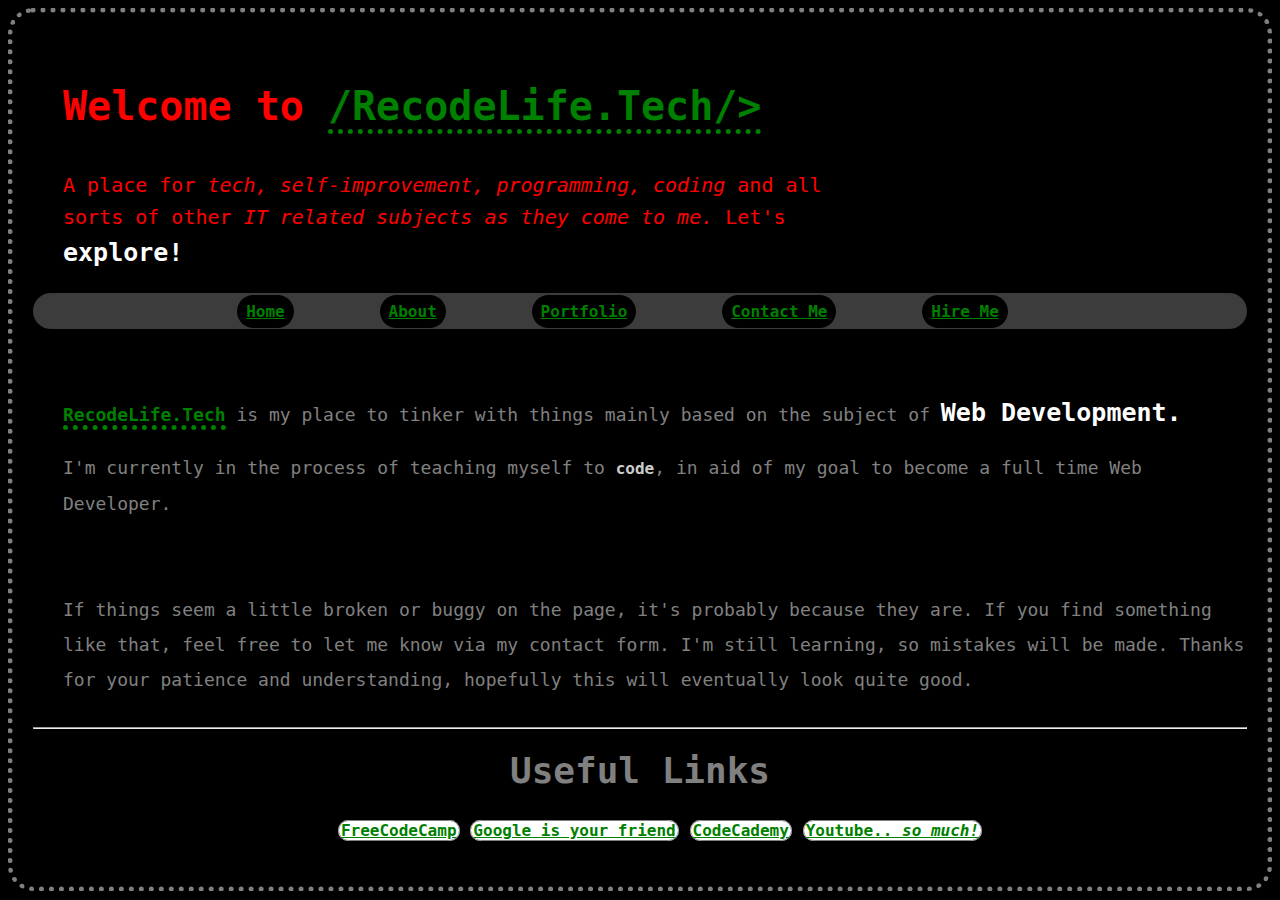
<file: recodeYou.html>
<!doctype html> 
<!-- This page will eventually be my proper portfolio page.  For now, it's going to be a combination of a playground, a random thought catcher <br> 
and generally just somewhere for me to play around.  
Hopefully this is eventually going to have some of my projects displayed, decent design and all self built UI, blog, etc.  
-->
<html lang = "en"> 

<head>
	<link rel = "stylesheet" type="text/css" href="index.css"> 
	<meta charset = "utf-8"> 
	<title> RecodeLife.Tech </title> 
</head> 
<div id = "fullContainer"> 
<body> 

<div id = "titleText"> 
	<h1> Welcome to <span class="companyNameTitle">/RecodeLife.Tech/></span> </h1> 
	<p> A place for <em>tech, self-improvement, programming, coding</em> and all sorts of other <em>IT related subjects as they come to me.	</em>  Let's <span class="explore">explore!</span><br>
	</p>
</div>

<nav id = "top-nav-bar">
	<ul>
		<li><a href="#">Home</a></li>
		<li><a href="#">About</a></li>
		<li><a href="#">Portfolio</a></li>
		<li><a href="#">Contact Me</a></li>
		<li><a href="#">Hire Me</a></li>

	</ul>

</nav>

<div id = "intro-text">

	<p> <span class = "companyNameTitle">RecodeLife.Tech</span> is my place to tinker with things mainly based on the subject of <span class="explore">Web Development.</span> </p>
	<p> I'm currently in the process of teaching myself to <span id="code">code</span>, in aid of my goal to become a full time Web Developer.  </p>
<br/>

	<p> If things seem a little broken or buggy on the page, it's probably because they are.  If you find something like that, feel free to let me know via my contact form.  I'm still learning, so mistakes will be made.  Thanks for your patience and understanding, hopefully this will eventually look quite good.  </p>

</div>
<hr>

<nav id = "useful-links-list">
	<h1 id="useful-links-heading"> Useful Links </h1>
	 
			<ul>
				<li class= "linkButtons"> <a href = "https://www.freecodecamp.org/" target="_blank"> FreeCodeCamp</a></li>
				<li class="linkButtons"> <a href = "https://www.google.com/"><span id ="google"> Google </span> is your friend</a></li>
				<li class="linkButtons"> <a href = "https://codecademy.com">CodeCademy</a></li>
				<li class="linkButtons"> <a href = "https://youtube.com">Youtube.. <em>so much!</em></a></li>
</nav>






</body> 
</div>
</file>
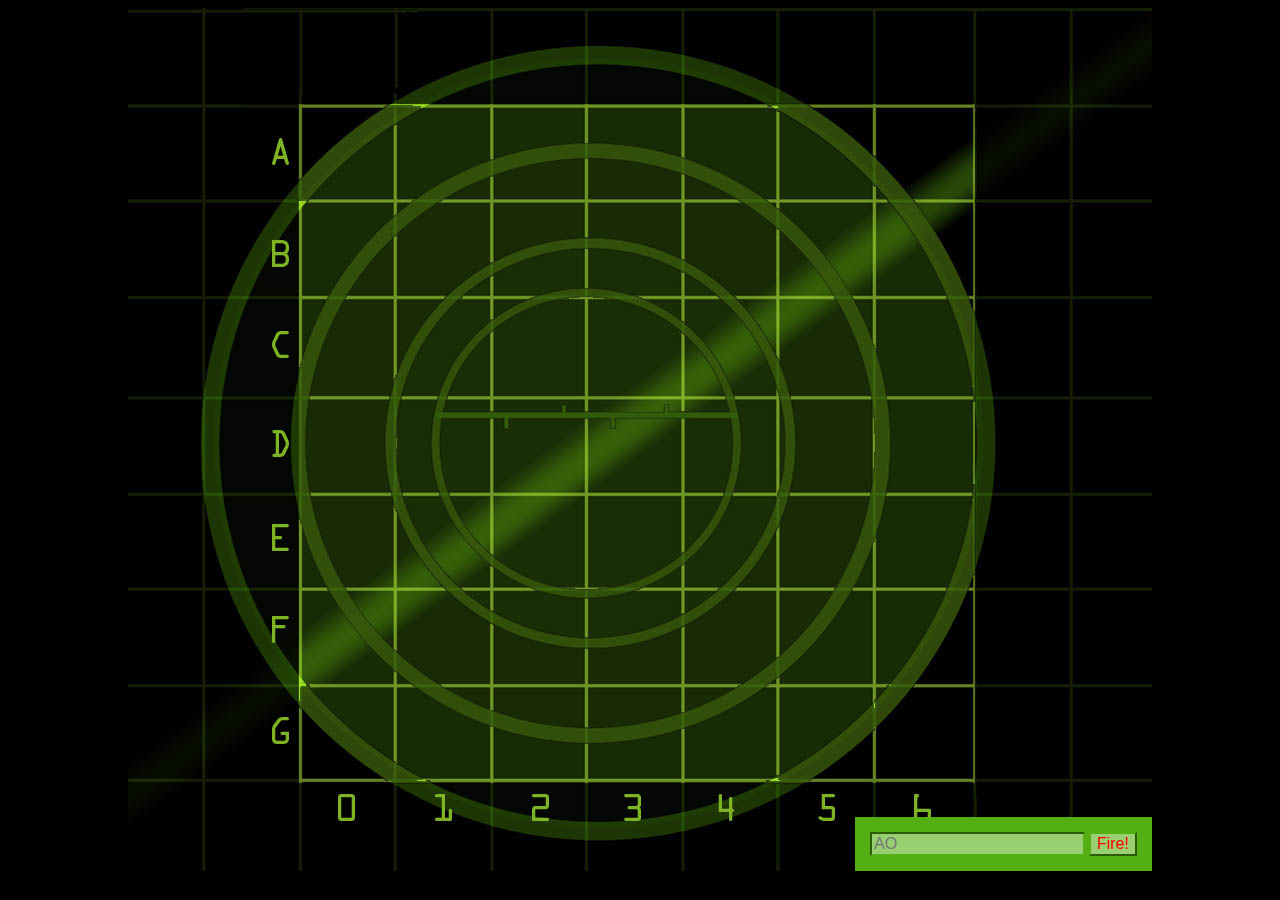
<file: BattleShip_HFJSBook/battleship.html>
<!doctype html> 

<html lang = "en"> 

<head> 
	<meta charset = "utf-8"> 
	<link rel = "stylesheet" type="text/css" href="battleship.css">
	<title>Battleship!</title> 
</head>

<body> 

<div id = "board">
	<div id="messageArea">
		
	</div>
	<table> 
		<tr> <!-- Row A --> 
			<td id = "00" > </td> <td id = "01"> </td> <td id = "02"> </td> <td id = "03" > </td> <td id = "04"> </td> <td id = "05"> </td> <td id = "06" >  
		</tr>

		<tr> <!-- Row B --> 
			<td id = "10"> </td> <td id = "11"> </td> <td id = "12"> </td> <td id = "13"> </td> <td id = "14"> </td> <td id = "15"> </td> <td id = "16">  
		</tr>

		<tr> <!-- Row C --> 
			<td id = "20"> </td> <td id = "21"> </td> <td id = "22"> </td> <td id = "23"> </td> <td id = "24"> </td> <td id = "25"> </td> <td id = "26">  
		</tr>

		<tr> <!-- Row D --> 
			<td id = "30"> </td> <td id = "31"> </td> <td id = "32"> </td> <td id = "33" > </td> <td id = "34" > </td> <td id = "35"> </td> <td id = "36">  
		</tr>

		<tr> <!-- Row E --> 
			<td id = "40"> </td> <td id = "41"> </td> <td id = "42"> </td> <td id = "43"> </td> <td id = "44"> </td> <td id = "45"> </td> <td id = "46">  
		</tr>

		<tr> <!-- Row F --> 
			<td id = "50"> </td> <td id = "51"> </td> <td id = "52"> </td> <td id = "53"> </td> <td id = "54"> </td> <td id = "55"> </td> <td id = "56">  
		</tr>

		<tr> <!-- Row G --> 
			<td id = "60"> </td> <td id = "61"> </td> <td id = "62"> </td> <td id = "63"> </td> <td id = "64"> </td> <td id = "65"> </td> <td id = "66">  
		</tr>

	</table>


		<!-- Form to get players cell guess. -->
	<form id = "takeGuessInput">
		<input type = "text" id ="guessInput" placeholder = "AO"> 
		<input type = "button" id = "fireButton" value = "Fire!">
	</form>
</div> 



<!-- Had to move the script tags to the bottom of the body to allow correct parsing in battleship.js, 
		may just do this from now on with an external file as best practice.  -->  
	<script src = "battleship.js" >
	</script> 
</body>
</file>
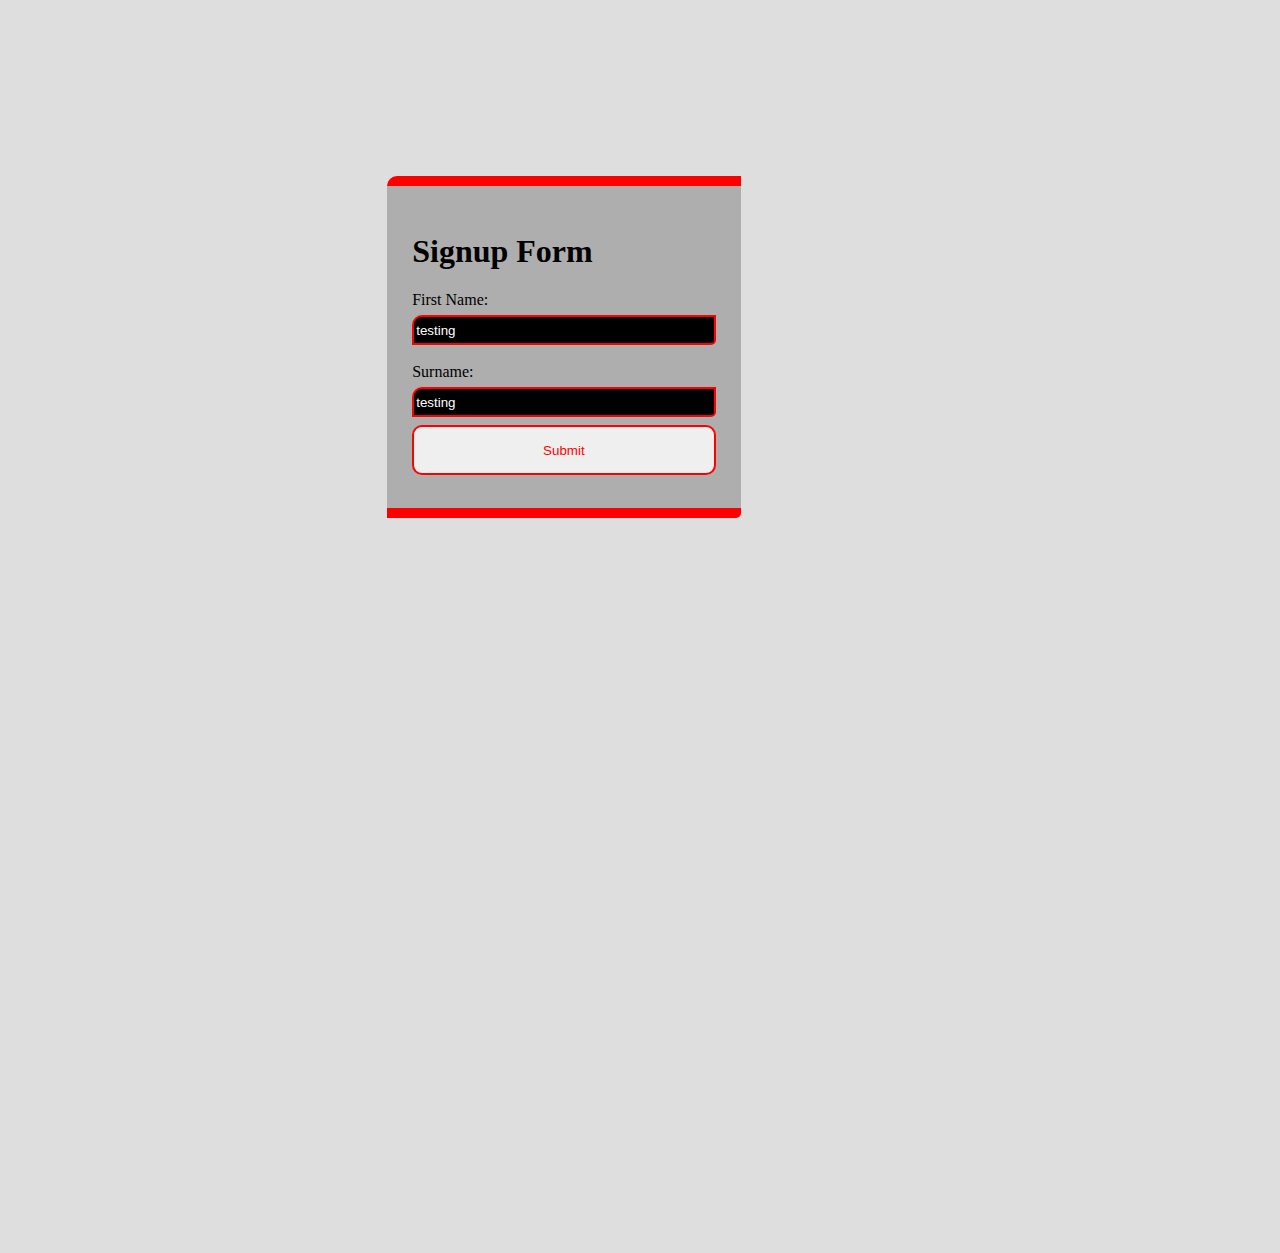
<file: practiceCodeBlocks/userSignUpForm.html>
<doctype html> 

<html> 

<head>
	<script src="validate.js">
		let userName = {
	fName: function() {
		let fName = document.getElementById("fName");
		console.log(fName.value);
	}
};
	</script>
	<link rel="stylesheet" type="text/css" href="signup.css"> 
	<meta charset="utf-8">
	<title>Sign-Up</title>
</head> 

<body> 
	<div class="container">

		<div id="signupForm">
		<h1> Signup Form </h1>
		<form>
			First Name:<br>
			<input type="text" name="inputFirstName" class="textBox" id="fName" value="testing"><br><br>
			Surname:<br><input type="text" name="inputSurName" value="testing" class="textBox"><br>
		
			<input type="submit" name="submit-btn" id="submitBtn">
		</form></div>


</body>
</html>
</file>
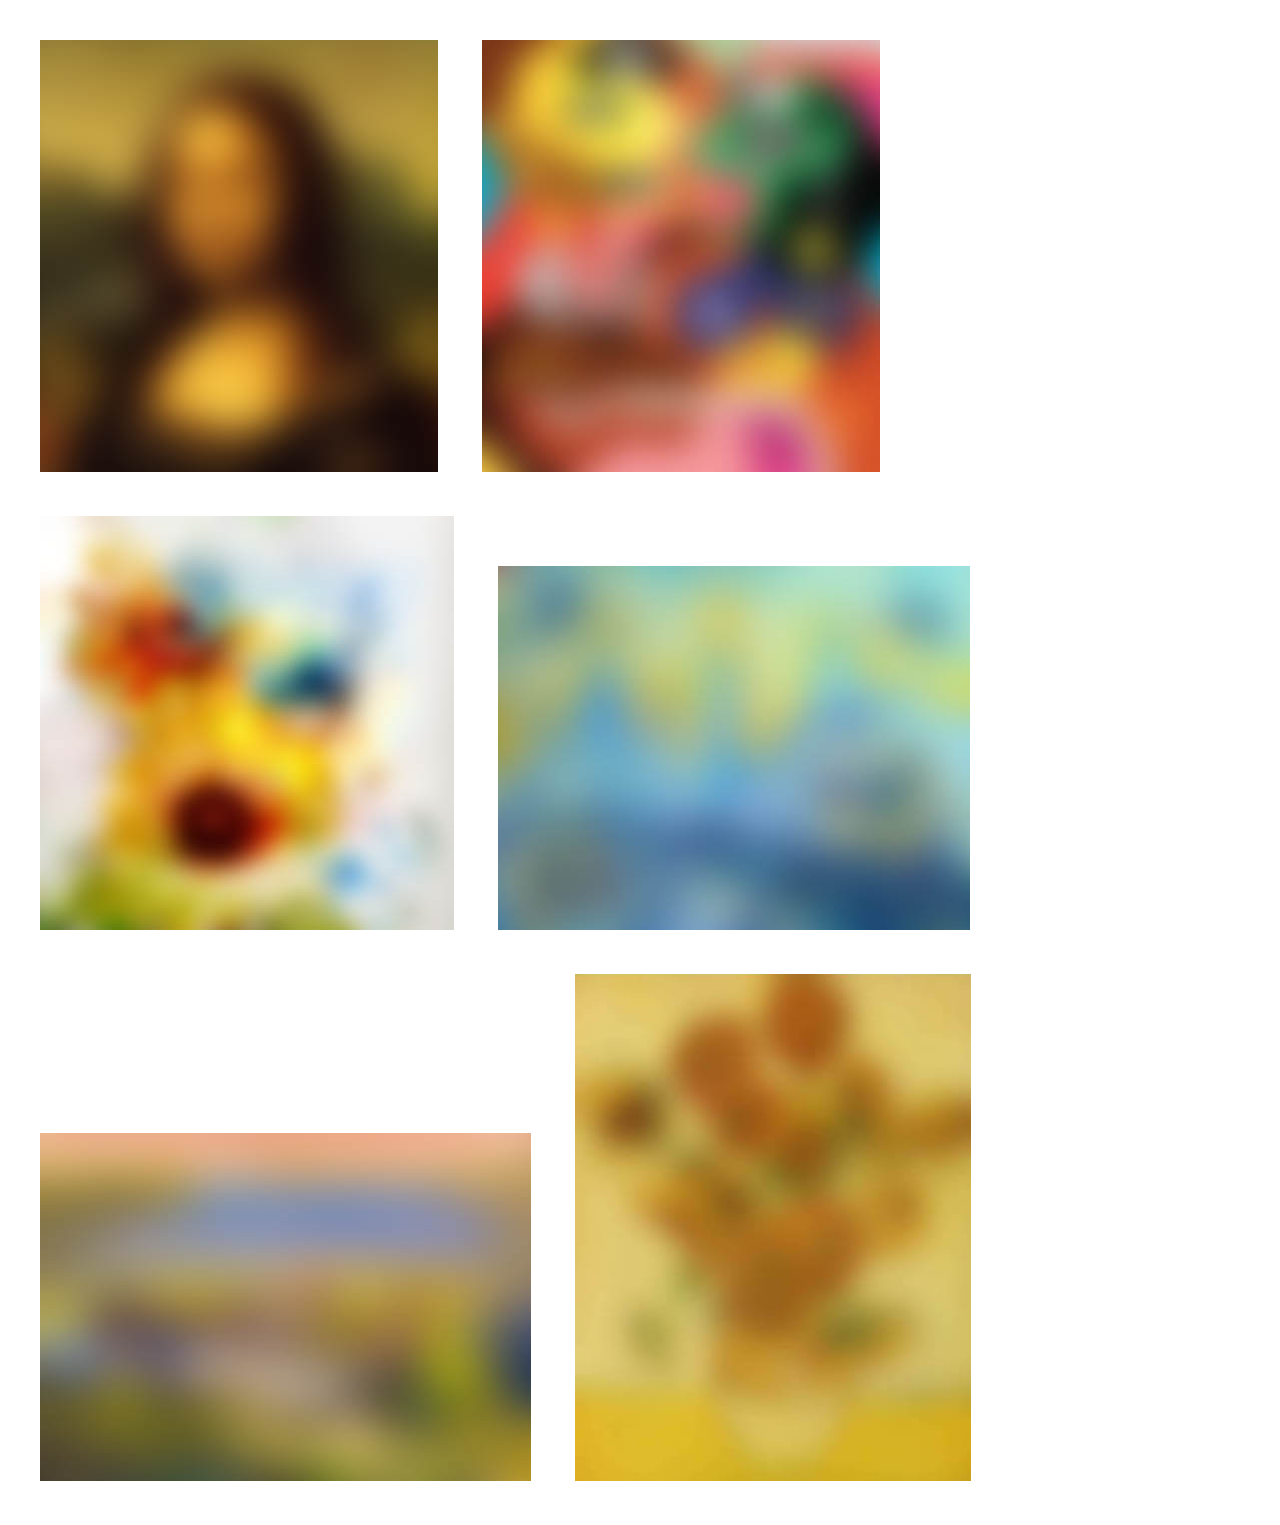
<file: Async_coding_HFJS/eventHandlingBlur/zeroblur.html>
<!doctype html> 
<html lang = "en">  
<head> 
    <meta charset = "utf-8"> 
    <title> Image Guess </title>  
    <style> 
        body { 
            margin: 20px; 
            } 
        img { 
            margin: 20px;  
            } 
    </style> 
    
    <script>
        window.onload = init;  

        function init() { 
            let images = document.getElementsByTagName("img"); 
            for (let i = 0 ; i < images.length ; i++) {
                images[i].onclick = showAnswer ; 
            } 
        }

        function showAnswer(eventObj) { 
            let image = eventObj.target;
            let name = image.id; 
            name = name + ".jpg"; 
            image.src = name; 

            setTimeout(reblur, 2000, image);
        
        function reblur(image) {
            let name = image.id;
            name = name + "blur.jpg";
            image.src= name;
            }
        }
    </script> 


</head> 

<body> 
        <img id ="zero" src= "zeroblur.jpg">
        <img id = "one" src = "oneblur.jpg"> 
        <img id = "two" src = "twoblur.jpg">
        <img id = "three" src = "threeblur.jpg">
        <img id = "four" src = "fourblur.jpg">
        <img id = "five" src = "fiveblur.jpg">  
         

    
</body> 

</html>
</file>
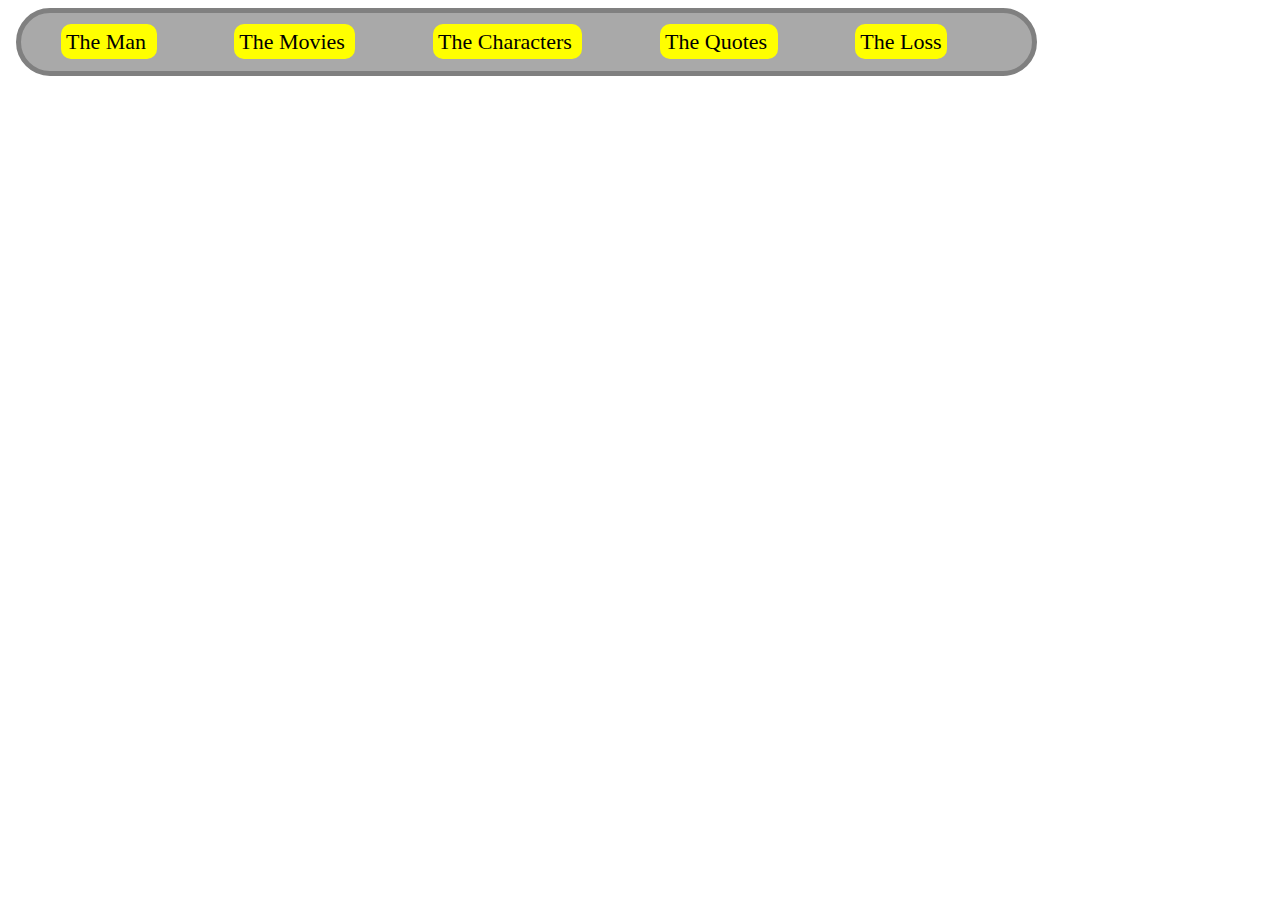
<file: FreeCodeCampProjects/html/nav.html>
<!DOCTYPE html>
<html>
<head>
	<link rel = "stylesheet" type="text/css" href="nav.css">
	<title></title>
</head>
<body>

<nav>

<ul> 

	<li><href ="#The Man">The Man</a> </li> 

	<li> The Movies </li>

	<li> The Characters </li>

	<li> The Quotes </li>  

	<li> The Loss</li> 

</ul> 


</nav> 


</body>
</html>
</file>
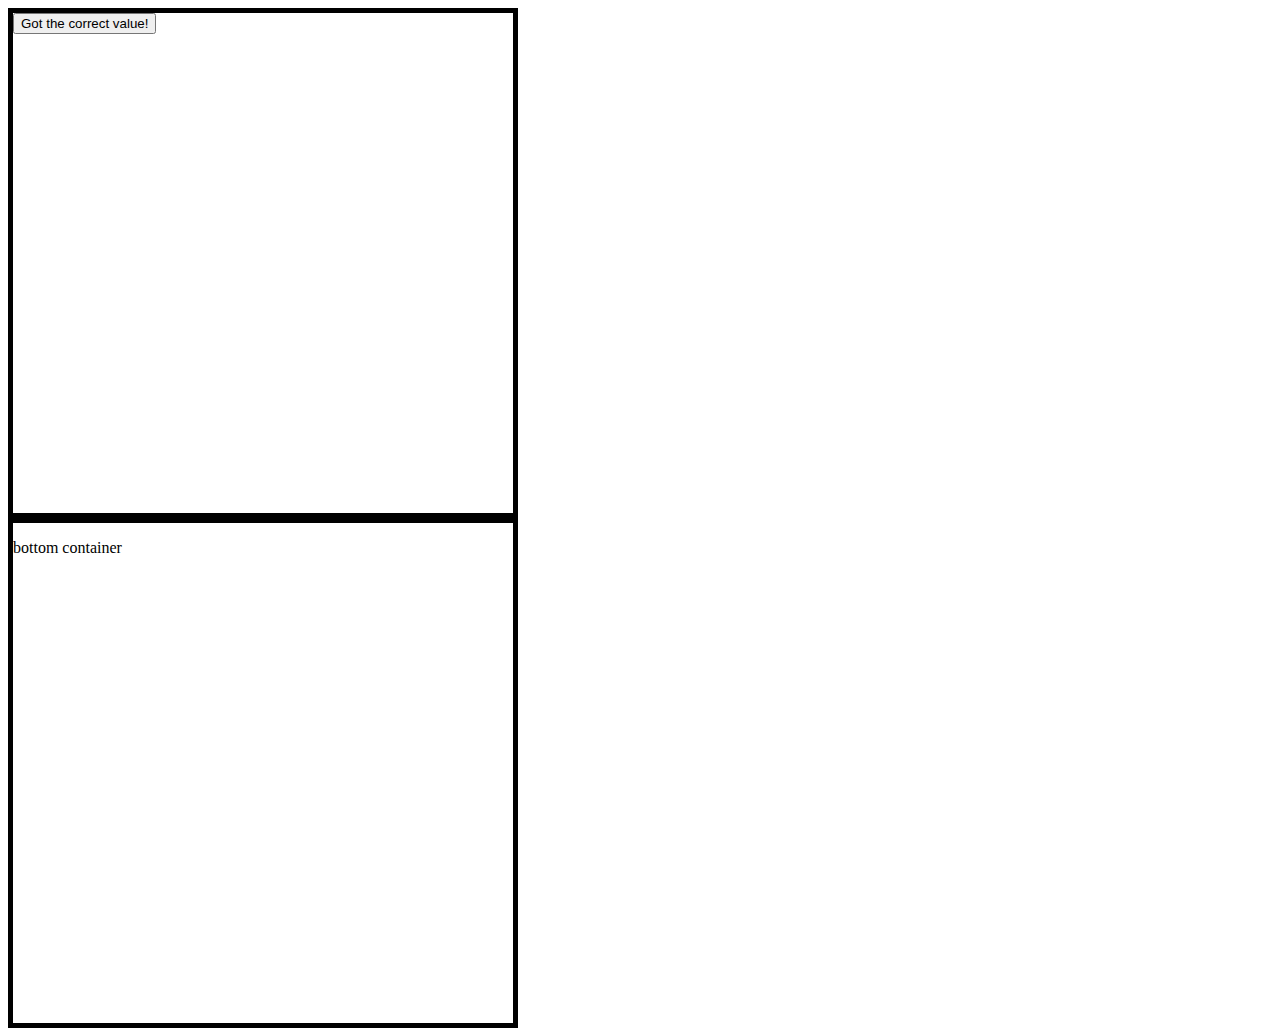
<file: Async_coding_HFJS/eventHandlingBlur/bgColorChanger/eventHandlerPractice.html>
<!doctype html>
<html lang = "en">
<head>    
    <meta charset = "utf-8">
    <link rel = "stylesheet" type = "text/css" href = "styles.css">
    <title> I'm Alive! </title>
</head>

<body>
    <div id = "top-container" class = "container"> 

    <form>
        <input type = "submit" value = "Got the correct value!" id = "submit-btn"/>
    </form>


    <script src = "backgroundGenerator.js"></script>
</div>

<div id = "bottom-container" class = "container">  
    <p> bottom container </p>
    </div>

</body>
</html>
</file>
<file: index.css>
/* styling applied to homepage */
body { 
background-color: black; 
color: gray;
font-family: monospace;
font-size: 18px;
}

a {
	color: green;
	padding:2px;

}

a:hover {
	color:blue;
}

#top-nav-bar {
	text-align: center;
	background-color: rgb(60, 60, 60);
	opacity: 1.5;
	border-radius:50px;
	width:100%;
}

#top-nav-bar li {
	background-color:black;
	color:green;
	font-size:16px;
	margin-right: 75px;
	padding:7px;
	border-radius: 50px;
	height:100px;
	width:50px;
}


.companyNameTitle {
	color: green;
	margin-bottom: 5px;
	line-height:1.8;
	font-weight: bold;
	border-width: 0px 0px 5px 0px;
	border-style: dotted;
	border-color: green;
	background-color: black;
}

.explore {
	font-size:25px;
	color:white;
	font-weight:bold;
}


#titleText {
	padding-left:30px;
	padding-top: 10px;
	line-height: 1.6;
	color: red;
	border-style: ;
	width: 40em;
	font-size: 20px;
}

#intro-text {
	padding-left:30px;
	padding-top: 30px;
}
			
#fullContainer {
	margin: auto;
	padding: 20px 20px;
	border-width: 5px;
	border-style:  dotted;
	border-color: grey;
	border-radius: 25px;
	line-height: 35px;
}

.linkButtons {
	border: 1px solid grey;
	border-radius:20px;
	width:50%;
	text-align:center;
}

#useful-links-list {
	text-align:center;
}

nav li {
	background-color:white;
	font-size:16px;
	font-weight:bold;
	display:inline;
}

hr {
	margin-top: 30px;
}

#code {
	color:white;
	opacity:0.8;
	font-size:16px;
	font-weight:bold;
}
</file>
<file: BattleShip_HFJSBook/battleship.css>
/*image placements for hit and misses */

.hit {
	background-color: red;
	background: url("ship.png") no-repeat center center;
	position: relative;
	right: 1em;
}


.miss {
	background: url("miss.png") no-repeat center center;
	position: relative;
	right: 1em;
}

body {
	background-color: black;
	--main-bgcolor-green: rgb(83, 175, 19);
}

#board { /* game board background */
	position: relative;
	width: 1024px; 
	height: 863px; 
	margin: auto;
	background: url("board.jpg") no-repeat; 
}

#messageArea {
	position: absolute;
	top: 0; left: 0;
	color: var(--main-bgcolor-green);
}

table {
	position: absolute;
	left: 173px;
	top: 98px;
}

td {
	width: 94px;
	height: 94px;
}

form {
	position: absolute;
	bottom: 0px;
	right: 0px;
	padding: 15px; 
	background-color: var(--main-bgcolor-green);
}

form input {
	background-color: rgb(152, 207, 113);
	border-color: var(--main-bgcolor-green);
	font-size: 1em;
	color: red;
}

#takeGuessInput {
	position: absolute;
	bottom: 0;
	right: 0;
	padding: 15px;
	background-color: var(--main-bgcolor-green);
}

#takeGuessInput input {
	background-color: rgb(152, 207, 113);
	border-color: var(--main-bgcolor-green);
	font-size: 1em;
}
</file>
<file: practiceCodeBlocks/signup.css>
body {
	background-color: rgba(191, 191, 191, 0.51);
}

.container {
	position: relative;
	margin: 10% 20% 10% 10%;
	width: 80%;
	height: 1000px;
}

#signupForm {
	background-color: rgba(128, 128, 128, 0.51);
	position: relative;
	display:block;
	padding: 25px;
	width: 30%;
	top: 5%; right:25%; bottom: 10%; left: 25%;
	border-top: 10px solid red;
	border-bottom: 10px solid red;
	border-top-left-radius: 10px;
	border-bottom-right-radius: 5px;
}

.textBox {
	height: 3%;
	width: 100%;
	border: 2px solid red;
	border-top-left-radius: 10px;
	border-bottom-right-radius: 5px;
	margin-top:2%;
	margin-right:3%;
	background-color:black;
	color:white;
}

#submitBtn {
	position:relative;
	height: 50px;
	width: 100%;
	top: 0.5rem;
	color:red;
	border: 2px solid red;
	border-radius:10px;
}

#submitBtn:hover {
	background-color:black;
	color:white;
	box-shadow: 10%;
}

#submitBtn:active {
	background-color:rgba(255,0,0,0.8);
}
</file>
<file: FreeCodeCampProjects/html/nav.css>
nav {
	margin: 8px;
	width: 80%;
	border: 5px solid grey;
	background-color:darkgrey;
	border-radius: 50px;
}

nav li {
	margin-right:8%;
	border-radius:10px;
	padding: 5px;
	display:inline;
	font-size:22px;
	background-color:yellow;
}

nav li:hover {
	background-color: blue;
	color: white;

}
</file>
<file: Async_coding_HFJS/eventHandlingBlur/bgColorChanger/styles.css>
.container {
    position: relative; 
    display: block;
    height: 500px; 
    width: 500px;   
    border: 5px solid black;
}
</file>
